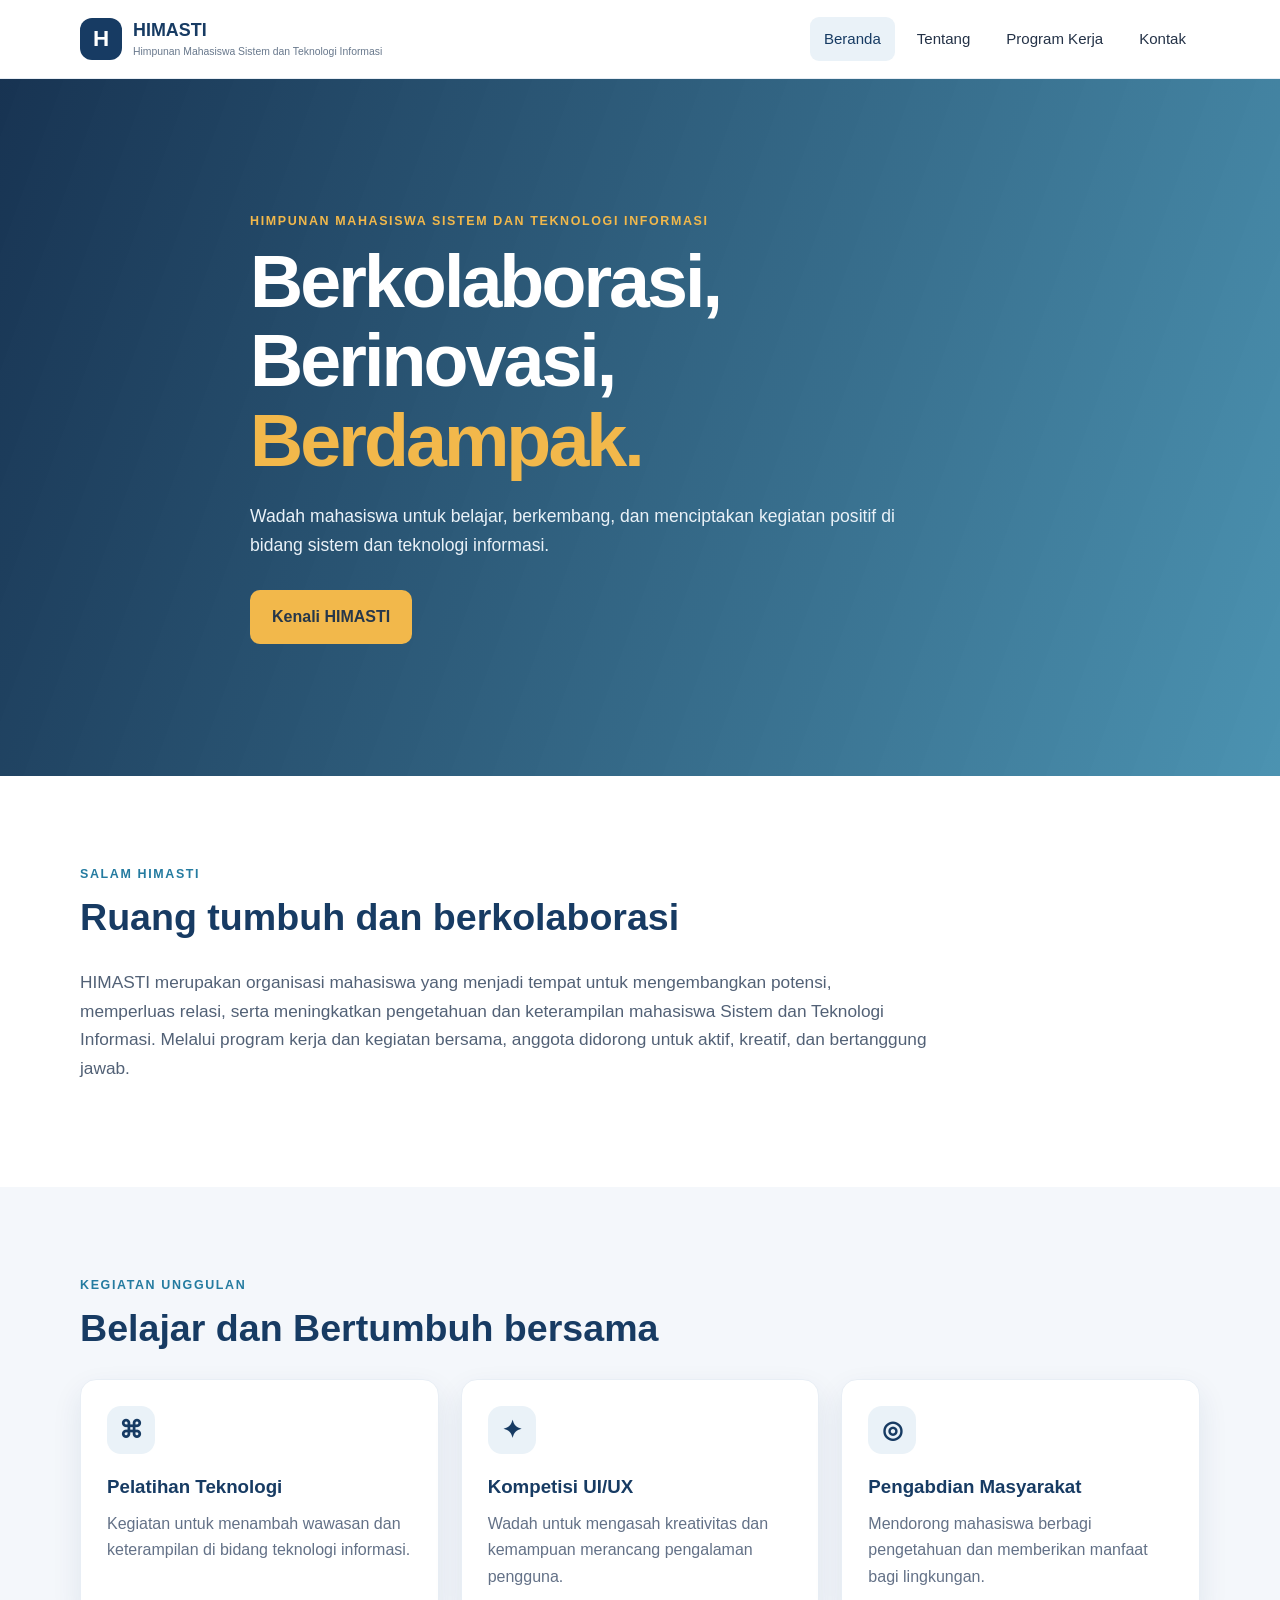
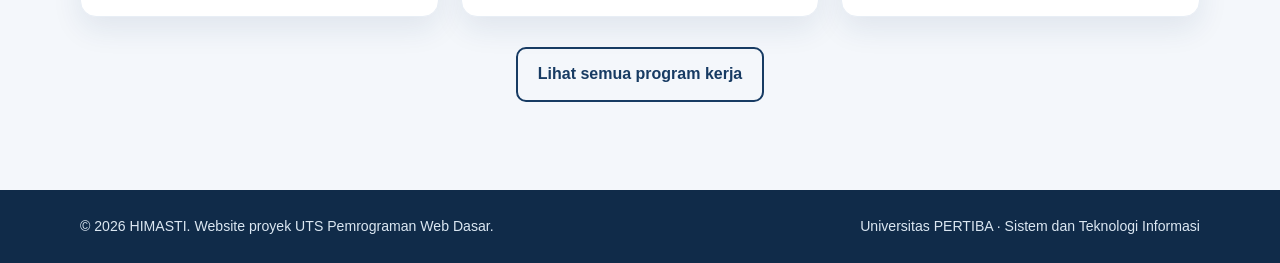
<file: index.html>
<!DOCTYPE html>
<html lang="id">
<head>
  <meta charset="UTF-8">
  <meta name="viewport" content="width=device-width, initial-scale=1.0">
  <title>Beranda | HIMASTI PERTIBA</title>
  <link rel="stylesheet" href="style.css">
  <script src="script.js" defer></script>
</head>
<body>
  <header class="site-header">
    <div class="container header-inner">
      <a class="brand" href="index.html" aria-label="HIMASTI, kembali ke beranda">
        <span class="brand-mark">H</span><span>HIMASTI<span class="brand-small">Himpunan Mahasiswa Sistem dan Teknologi Informasi</span></span>
      </a>
      <button class="menu-toggle" type="button" aria-label="Buka menu" aria-expanded="false">☰</button>
      <nav class="site-nav" aria-label="Navigasi utama">
        <a class="active" href="index.html">Beranda</a>
        <a href="tentang.html">Tentang</a>
        <a href="katalog.html">Program Kerja</a>
        <a href="kontak.html">Kontak</a>
      </nav>
    </div>
  </header>

  <main>
    <section class="hero">
      <div class="container hero-content">
        <p class="eyebrow">Himpunan Mahasiswa Sistem dan Teknologi Informasi</p>
        <h1>Berkolaborasi, Berinovasi, <span>Berdampak.</span></h1>
        <p class="hero-text">Wadah mahasiswa untuk belajar, berkembang, dan menciptakan kegiatan positif di bidang sistem dan teknologi informasi.</p>
        <a class="button button-primary" href="tentang.html">Kenali HIMASTI</a>
      </div>
    </section>

    <section class="section container">
      <div class="section-heading">
        <p class="eyebrow">Salam HIMASTI</p>
        <h2>Ruang tumbuh dan berkolaborasi</h2>
      </div>
      <p class="intro-copy">HIMASTI merupakan organisasi mahasiswa yang menjadi tempat untuk mengembangkan potensi, memperluas relasi, serta meningkatkan pengetahuan dan keterampilan mahasiswa Sistem dan Teknologi Informasi. Melalui program kerja dan kegiatan bersama, anggota didorong untuk aktif, kreatif, dan bertanggung jawab.</p>
    </section>

    <section class="section section-soft">
      <div class="container">
        <div class="section-heading">
          <p class="eyebrow">Kegiatan unggulan</p>
          <h2>Belajar dan Bertumbuh bersama</h2>
        </div>
        <div class="feature-grid">
          <article class="feature-card">
            <div class="feature-icon">⌘</div>
            <h3>Pelatihan Teknologi</h3>
            <p>Kegiatan untuk menambah wawasan dan keterampilan di bidang teknologi informasi.</p>
          </article>
          <article class="feature-card">
            <div class="feature-icon">✦</div>
            <h3>Kompetisi UI/UX</h3>
            <p>Wadah untuk mengasah kreativitas dan kemampuan merancang pengalaman pengguna.</p>
          </article>
          <article class="feature-card">
            <div class="feature-icon">◎</div>
            <h3>Pengabdian Masyarakat</h3>
            <p>Mendorong mahasiswa berbagi pengetahuan dan memberikan manfaat bagi lingkungan.</p>
          </article>
        </div>
        <div class="center-action"><a class="button button-outline" href="katalog.html">Lihat semua program kerja</a></div>
      </div>
    </section>
  </main>

  <footer class="site-footer">
    <div class="container footer-inner">
      <p>© 2026 HIMASTI. Website proyek UTS Pemrograman Web Dasar.</p>
      <p>Universitas PERTIBA · Sistem dan Teknologi Informasi</p>
    </div>
  </footer>
</body>
</html>
</file>
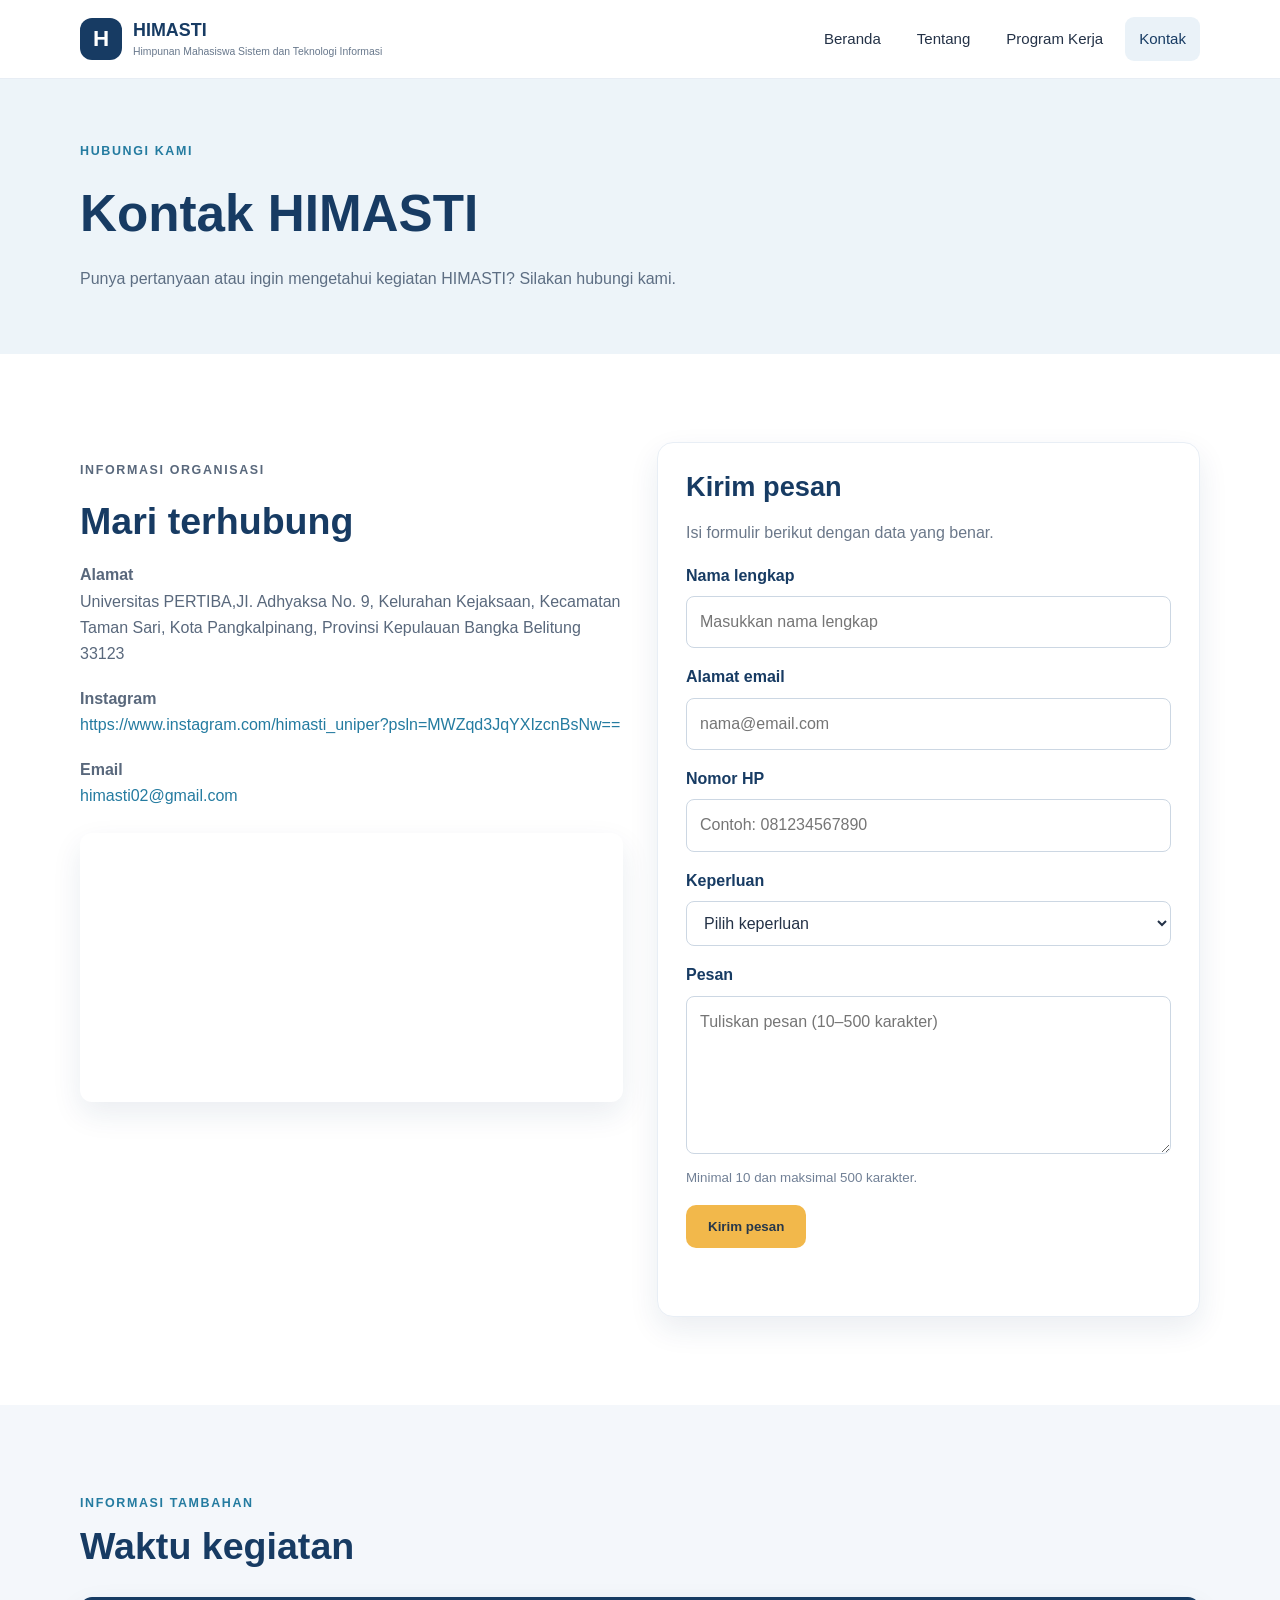
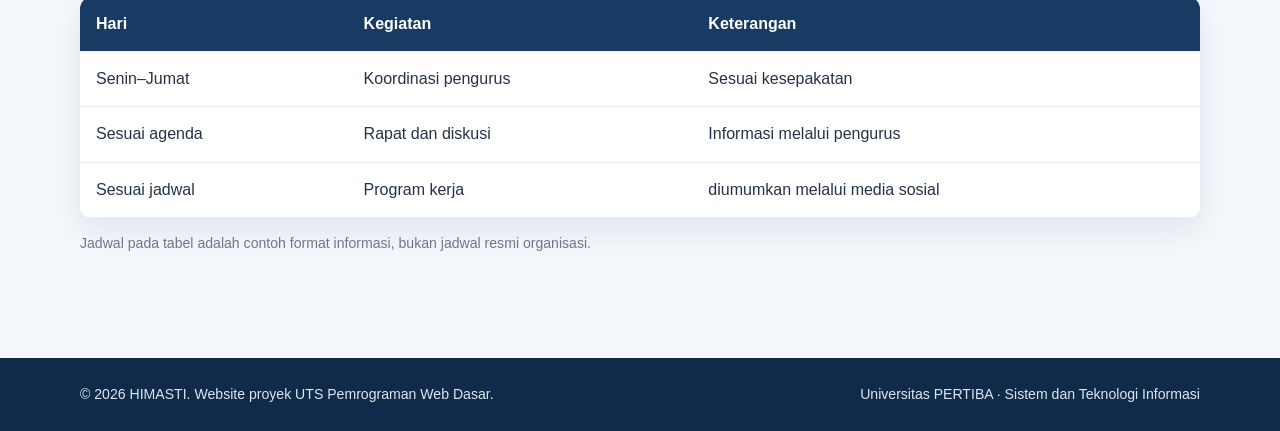
<file: kontak.html>
<!DOCTYPE html>
<html lang="id">
<head>
  <meta charset="UTF-8">
  <meta name="viewport" content="width=device-width, initial-scale=1.0">
  <title>Kontak | HIMASTI PERTIBA</title>
  <link rel="stylesheet" href="style.css">
  <script src="script.js" defer></script>
</head>
<body>
  <header class="site-header">
    <div class="container header-inner">
      <a class="brand" href="index.html" aria-label="HIMASTI, kembali ke beranda">
        <span class="brand-mark">H</span><span>HIMASTI<span class="brand-small">Himpunan Mahasiswa Sistem dan Teknologi Informasi</span></span>
      </a>
      <button class="menu-toggle" type="button" aria-label="Buka menu" aria-expanded="false">☰</button>
      <nav class="site-nav" aria-label="Navigasi utama">
        <a href="index.html">Beranda</a>
        <a href="tentang.html">Tentang</a>
        <a href="katalog.html">Program Kerja</a>
        <a class="active" href="kontak.html">Kontak</a>
      </nav>
    </div>
  </header>

  <main>
    <section class="page-banner">
      <div class="container">
        <p class="eyebrow">Hubungi kami</p>
        <h1>Kontak HIMASTI</h1>
        <p>Punya pertanyaan atau ingin mengetahui kegiatan HIMASTI? Silakan hubungi kami.</p>
      </div>
    </section>

    <section class="section container contact-layout">
      <div class="contact-info">
        <p class="eyebrow">Informasi organisasi</p>
        <h2>Mari terhubung</h2>
        <p><strong>Alamat</strong><br>Universitas PERTIBA,JI. Adhyaksa No. 9, Kelurahan Kejaksaan, Kecamatan Taman Sari, Kota Pangkalpinang, Provinsi Kepulauan Bangka Belitung 33123</p>
        <p><strong>Instagram</strong><br><a href="https://www.instagram.com/himasti_uniper?psln=MWZqd3JqYXIzcnBsNw==/" target="_blank" rel="noopener">https://www.instagram.com/himasti_uniper?psln=MWZqd3JqYXIzcnBsNw==</a></p>
        <p><strong>Email</strong><br><a href="mailto:himasti02@gmail.com">himasti02@gmail.com</a></p>
        <div class="map-frame">
          <iframe title="Peta lokasi Universitas PERTIBA" src="https://www.google.com/maps?q=Universitas%20PERTIBA%20Pangkalpinang&output=embed" loading="lazy" referrerpolicy="no-referrer-when-downgrade"></iframe>
        </div>
      </div>

      <div class="form-panel">
        <h2>Kirim pesan</h2>
        <p class="muted">Isi formulir berikut dengan data yang benar.</p>
        <form id="contact-form">
          <div class="form-group">
            <label for="nama">Nama lengkap</label>
            <input id="nama" name="nama" type="text" placeholder="Masukkan nama lengkap" required>
          </div>
          <div class="form-group">
            <label for="email">Alamat email</label>
            <input id="email" name="email" type="email" placeholder="nama@email.com" required>
          </div>
          <div class="form-group">
            <label for="telepon">Nomor HP</label>
            <input id="telepon" name="telepon" type="tel" pattern="[0-9]{10,13}" title="Masukkan 10 sampai 13 digit angka tanpa spasi" placeholder="Contoh: 081234567890" required>
          </div>
          <div class="form-group">
            <label for="keperluan">Keperluan</label>
            <select id="keperluan" name="keperluan" required>
              <option value="">Pilih keperluan</option>
              <option value="Informasi organisasi">Informasi organisasi</option>
              <option value="Program kerja">Program kerja</option>
              <option value="Kerja sama">Kerja sama</option>
              <option value="Lainnya">Lainnya</option>
            </select>
          </div>
          <div class="form-group">
            <label for="pesan">Pesan</label>
            <textarea id="pesan" name="pesan" rows="5" minlength="10" maxlength="500" placeholder="Tuliskan pesan (10–500 karakter)" required></textarea>
            <small class="field-hint">Minimal 10 dan maksimal 500 karakter.</small>
          </div>
          <button class="button button-primary" type="submit">Kirim pesan</button>
          <p id="form-status" class="form-status" role="status" aria-live="polite"></p>
        </form>
      </div>
    </section>

    <section class="section section-soft">
      <div class="container">
        <div class="section-heading">
          <p class="eyebrow">Informasi tambahan</p>
          <h2>Waktu kegiatan</h2>
        </div>
        <div class="table-wrap">
          <table>
            <thead><tr><th>Hari</th><th>Kegiatan</th><th>Keterangan</th></tr></thead>
            <tbody>
              <tr><td>Senin–Jumat</td><td>Koordinasi pengurus</td><td>Sesuai kesepakatan</td></tr>
              <tr><td>Sesuai agenda</td><td>Rapat dan diskusi</td><td>Informasi melalui pengurus</td></tr>
              <tr><td>Sesuai jadwal</td><td>Program kerja</td><td> diumumkan melalui media sosial</td></tr>
            </tbody>
          </table>
        </div>
        <p class="muted small-note">Jadwal pada tabel adalah contoh format informasi, bukan jadwal resmi organisasi.</p>
      </div>
    </section>
  </main>

  <footer class="site-footer">
    <div class="container footer-inner">
      <p>© 2026 HIMASTI. Website proyek UTS Pemrograman Web Dasar.</p>
      <p>Universitas PERTIBA · Sistem dan Teknologi Informasi</p>
    </div>
  </footer>
</body>
</html>
</file>
<file: style.css>
/* Gaya utama website HIMASTI */
:root {
  --warna-utama: #173b63;
  --warna-kedua: #247ba0;
  --warna-aksen: #f2b84b;
  --warna-teks: #243247;
  --warna-latar: #f4f7fb;
  --warna-putih: #ffffff;
  --radius-kartu: 16px;
  --bayangan: 0 12px 30px rgba(23, 59, 99, 0.09);
}

* { box-sizing: border-box; }
html { scroll-behavior: smooth; }
body {
  margin: 0;
  font-family: Arial, Helvetica, sans-serif;
  color: var(--warna-teks);
  line-height: 1.65;
  background: var(--warna-putih);
}
img { max-width: 100%; display: block; }
a { color: var(--warna-kedua); }
.container { width: min(1120px, calc(100% - 40px)); margin: 0 auto; }

.site-header {
  background: var(--warna-putih);
  border-bottom: 1px solid #e7edf4;
  position: sticky;
  top: 0;
  z-index: 10;
}
.header-inner {
  min-height: 78px;
  display: flex;
  align-items: center;
  justify-content: space-between;
  gap: 24px;
}
.brand {
  display: flex;
  align-items: center;
  gap: 11px;
  color: var(--warna-utama);
  text-decoration: none;
  font-weight: 800;
  font-size: 1.12rem;
  line-height: 1.2;
}
.brand-mark {
  width: 42px;
  height: 42px;
  display: grid;
  place-items: center;
  border-radius: 12px;
  background: var(--warna-utama);
  color: var(--warna-putih);
  font-size: 1.4rem;
}
.brand-small {
  display: block;
  max-width: 260px;
  margin-top: 4px;
  color: #68788c;
  font-size: .65rem;
  font-weight: 500;
}
.site-nav { display: flex; align-items: center; gap: 8px; }
.site-nav a {
  padding: 10px 14px;
  color: var(--warna-teks);
  text-decoration: none;
  border-radius: 9px;
  font-size: .94rem;
  transition: background .25s ease, color .25s ease;
}
.site-nav a:hover, .site-nav a.active { background: #eaf2f8; color: var(--warna-utama); }
.menu-toggle {
  display: none;
  border: 0;
  border-radius: 8px;
  padding: 8px 12px;
  background: var(--warna-utama);
  color: white;
  font-size: 1.25rem;
  cursor: pointer;
}

.hero {
  color: var(--warna-putih);
  background: linear-gradient(110deg, rgba(14, 43, 75, .96), rgba(36, 123, 160, .82)),
    url("https://images.unsplash.com/photo-1521737711867-e3b97375f902?auto=format&fit=crop&w=1800&q=85") center/cover;
  padding: 112px 0;
}
.hero-content { max-width: 780px; }
.eyebrow {
  margin: 0 0 10px;
  color: var(--warna-kedua);
  font-size: .78rem;
  font-weight: 800;
  letter-spacing: .13em;
  text-transform: uppercase;
}
.hero .eyebrow { color: var(--warna-aksen); }
.hero h1 {
  margin: 0;
  max-width: 760px;
  font-size: clamp(2.5rem, 6vw, 4.6rem);
  line-height: 1.08;
  letter-spacing: -.04em;
  animation: muncul .8s ease both;
}
.hero h1 span { color: var(--warna-aksen); }
.hero-text { max-width: 650px; margin: 22px 0 30px; color: #eaf2f8; font-size: 1.1rem; }
.button {
  display: inline-block;
  padding: 12px 20px;
  border: 2px solid transparent;
  border-radius: 10px;
  text-decoration: none;
  font-weight: 700;
  cursor: pointer;
  transition: transform .25s ease, background .25s ease, box-shadow .25s ease;
}
.button:hover { transform: translateY(-3px); box-shadow: var(--bayangan); }
.button-primary { background: var(--warna-aksen); color: #26374a; }
.button-primary:hover { background: #ffd071; }
.button-outline { border-color: var(--warna-utama); color: var(--warna-utama); }
.button-outline:hover { background: var(--warna-utama); color: var(--warna-putih); }

.section { padding-top: 76px; padding-bottom: 76px; }
.section-soft { background: var(--warna-latar); }
.section-heading { max-width: 720px; margin-bottom: 28px; }
.section-heading h2, .about-layout h2, .contact-info h2, .form-panel h2, .vision-card h2 {
  margin: 0 0 14px;
  color: var(--warna-utama);
  font-size: clamp(1.7rem, 3vw, 2.35rem);
  line-height: 1.2;
}
.intro-copy { max-width: 850px; color: #526176; font-size: 1.08rem; }
.feature-grid, .team-grid {
  display: grid;
  grid-template-columns: repeat(3, 1fr);
  gap: 22px;
}
.feature-card, .team-card, .vision-card, .form-panel {
  padding: 26px;
  background: var(--warna-putih);
  border: 1px solid #e8eef5;
  border-radius: var(--radius-kartu);
  box-shadow: var(--bayangan);
}
.feature-card { transition: transform .25s ease, box-shadow .25s ease; }
.feature-card:hover, .catalog-card:hover { transform: translateY(-6px); box-shadow: 0 18px 36px rgba(23, 59, 99, .15); }
.feature-icon {
  width: 48px; height: 48px; display: grid; place-items: center;
  border-radius: 14px; background: #eaf2f8; color: var(--warna-utama);
  font-size: 1.5rem; font-weight: 700;
}
.feature-card h3, .team-card h3 { color: var(--warna-utama); margin: 18px 0 8px; }
.feature-card p, .team-card p { margin: 0; color: #637187; }
.center-action { margin-top: 30px; text-align: center; }
.site-footer { padding: 25px 0; background: #102b49; color: #dbe7f2; font-size: .88rem; }
.footer-inner { display: flex; justify-content: space-between; gap: 20px; flex-wrap: wrap; }
.footer-inner p { margin: 0; }

.page-banner { padding: 62px 0; background: #edf4f9; }
.page-banner h1 { margin: 0 0 10px; color: var(--warna-utama); font-size: clamp(2rem, 4vw, 3.2rem); }
.page-banner p:last-child { margin: 0; color: #5d6e83; }
.about-layout { display: grid; grid-template-columns: 1.1fr .9fr; gap: 48px; align-items: center; }
.about-layout p:not(.eyebrow) { color: #5b687a; }
.about-image { width: 100%; height: 350px; object-fit: cover; border-radius: var(--radius-kartu); box-shadow: var(--bayangan); }
.vision-grid { display: grid; grid-template-columns: 1fr 1fr; gap: 24px; }
.check-list { padding-left: 20px; margin-bottom: 0; }
.check-list li { margin: 10px 0; color: #56657a; }
.team-card { text-align: center; }
.avatar {
  width: 76px; height: 76px; margin: 0 auto;
  display: grid; place-items: center; border-radius: 50%;
  background: #eaf2f8; color: var(--warna-utama); font-size: 1.8rem; font-weight: 800;
}
.muted { color: #6b788a; }
.small-note { font-size: .88rem; }

.catalog-tools {
  display: grid;
  grid-template-columns: auto minmax(180px, 1fr) auto minmax(180px, .7fr);
  gap: 12px;
  align-items: center;
  padding: 18px;
  margin-bottom: 18px;
  background: var(--warna-latar);
  border-radius: 12px;
}
.search-label { font-weight: 700; color: var(--warna-utama); }
.search-input, .filter-select, .form-group input, .form-group select, .form-group textarea {
  width: 100%;
  padding: 12px 13px;
  border: 1px solid #ccd7e3;
  border-radius: 8px;
  background: white;
  color: var(--warna-teks);
  font: inherit;
}
.search-input:focus, .filter-select:focus, .form-group input:focus, .form-group select:focus, .form-group textarea:focus {
  outline: 2px solid #8dbbd3; border-color: var(--warna-kedua);
}
.catalog-grid { display: grid; grid-template-columns: repeat(3, 1fr); gap: 24px; margin-top: 24px; }
.catalog-card {
  overflow: hidden;
  border: 1px solid #e5ebf2;
  border-radius: var(--radius-kartu);
  background: white;
  box-shadow: var(--bayangan);
  transition: transform .25s ease, box-shadow .25s ease;
}
.catalog-card img { width: 100%; height: 190px; object-fit: cover; }
.card-body { padding: 20px; }
.card-body h2 { margin: 12px 0 8px; color: var(--warna-utama); font-size: 1.2rem; line-height: 1.3; }
.card-body p { color: #627086; margin: 0 0 12px; }
.tag { display: inline-block; padding: 4px 10px; border-radius: 30px; background: #eaf2f8; color: var(--warna-utama); font-size: .75rem; font-weight: 700; }
.card-meta { font-size: .85rem; font-weight: 700; }
.empty-message { padding: 20px; text-align: center; color: #68788c; background: var(--warna-latar); border-radius: 10px; }

.contact-layout { display: grid; grid-template-columns: 1fr 1fr; gap: 34px; align-items: start; }
.contact-info > p { margin: 18px 0; color: #59687c; }
.contact-info a { text-decoration: none; }
.contact-info a:hover { text-decoration: underline; }
.map-frame { overflow: hidden; margin-top: 24px; border-radius: 12px; box-shadow: var(--bayangan); }
.map-frame iframe { width: 100%; height: 260px; border: 0; }
.form-panel h2 { font-size: 1.7rem; }
.form-panel { padding: 28px; }
.form-group { margin: 16px 0; }
.form-group label { display: block; margin-bottom: 7px; color: var(--warna-utama); font-weight: 700; }
.form-group textarea { resize: vertical; }
.field-hint { display: block; margin-top: 5px; color: #718096; }
.form-status { min-height: 24px; margin-bottom: 0; color: #176b43; font-weight: 700; }
.table-wrap { overflow-x: auto; border-radius: 12px; box-shadow: var(--bayangan); }
table { width: 100%; border-collapse: collapse; background: white; }
th, td { padding: 14px 16px; border-bottom: 1px solid #e6edf4; text-align: left; }
th { background: var(--warna-utama); color: white; }
tbody tr:hover { background: #f5f9fc; }

@keyframes muncul {
  from { opacity: 0; transform: translateY(16px); }
  to { opacity: 1; transform: translateY(0); }
}

/* Tampilan HP: menu vertikal dan katalog satu kolom */
@media (max-width: 600px) {
  .container { width: min(100% - 28px, 1120px); }
  .header-inner { min-height: 70px; flex-wrap: wrap; padding: 12px 0; }
  .brand { font-size: 1rem; }
  .brand-small { max-width: 210px; font-size: .58rem; }
  .menu-toggle { display: block; }
  .site-nav { display: none; flex-direction: column; align-items: stretch; width: 100%; padding: 4px 0 8px; }
  .site-nav.open { display: flex; }
  .site-nav a { width: 100%; }
  .hero { padding: 78px 0; }
  .hero-text { font-size: 1rem; }
  .section { padding-top: 52px; padding-bottom: 52px; }
  .feature-grid, .team-grid, .catalog-grid, .vision-grid, .about-layout, .contact-layout { grid-template-columns: 1fr; }
  .catalog-tools { grid-template-columns: 1fr; }
  .about-image { height: 240px; }
  .footer-inner { flex-direction: column; gap: 7px; }
  .page-banner { padding: 46px 0; }
}

/* Tampilan desktop lebar */
@media (min-width: 992px) {
  .hero { padding: 132px 0; }
  .catalog-grid { grid-template-columns: repeat(3, 1fr); }
  .section { padding-top: 88px; padding-bottom: 88px; }
}
</file>
